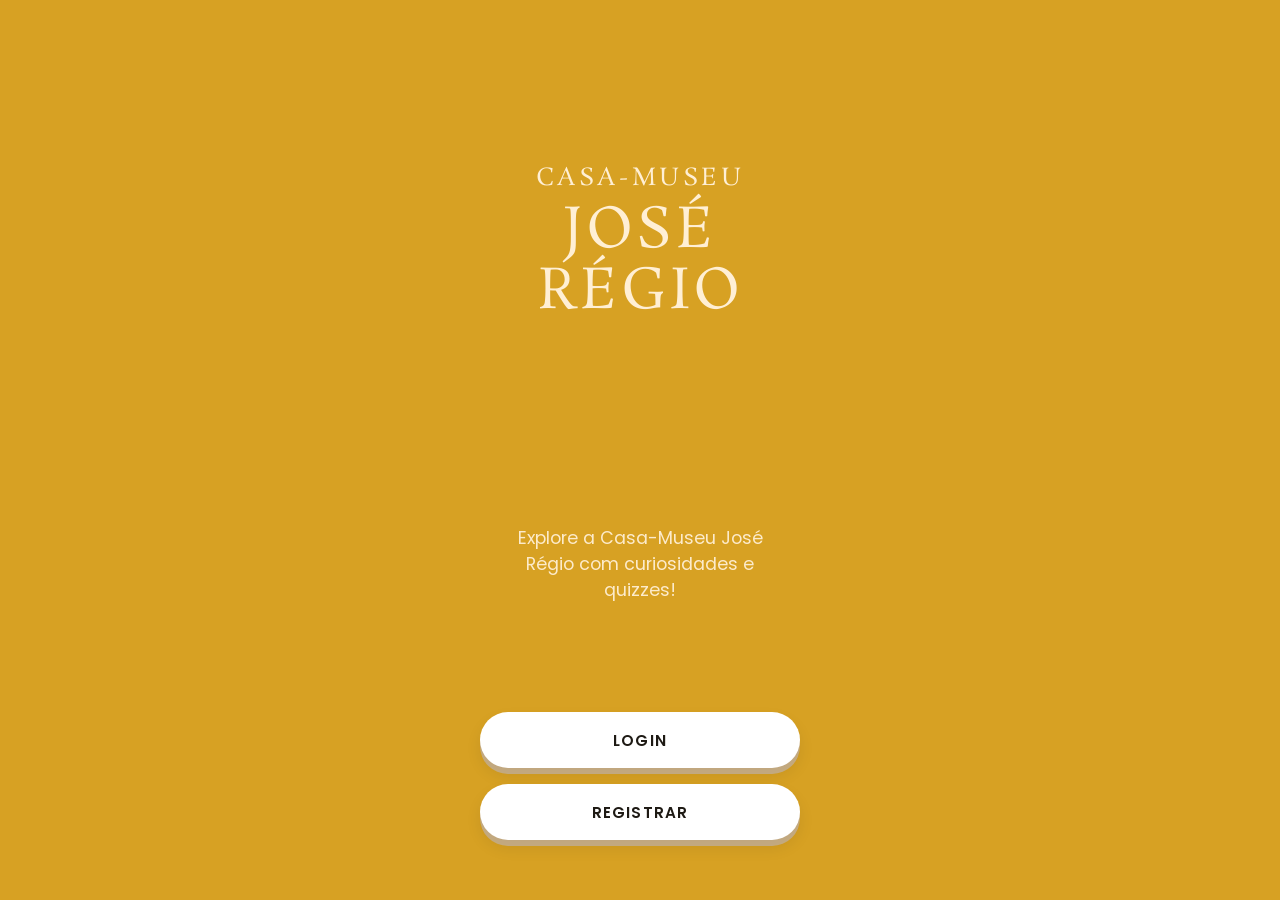
<file: index.html>
<!DOCTYPE html>
<html lang="pt">
<head>
    <meta charset="UTF-8">
    <meta name="viewport" content="width=device-width, initial-scale=1.0, maximum-scale=1.0, user-scalable=no">
    <title>Régio Quest - Casa-Museu José Régio</title>
    <!-- Link para as regras visuais externas -->
    <link rel="stylesheet" href="style.css">
</head>
<body>

    <div class="app-container">
        <!-- Parte Superior: Título -->
        <header class="header-section">
            <h1 class="title-brand" id="main-title">
                <span class="small-title">Casa-Museu</span>
                <span class="large-title">José<br>Régio</span>
            </h1>
        </header>

        <!-- Parte Central: Texto de apoio -->
        <main class="center-section">
            <p class="subtitle" id="onboarding-text">
                Explore a Casa-Museu José Régio com curiosidades e quizzes!
            </p>
        </main>

        <!-- Parte Inferior: Botões empilhados -->
        <footer class="footer-section">
            <div class="button-group">
                <!-- Botão LOGIN envolvido por uma tag de link a apontar para login.html -->
                <a href="login.html" class="btn btn-secondary" id="btn-login">
                    Login
                </a>
                
                <!-- Botão REGISTRAR -->
                <a href="registrar.html" class="btn btn-secondary" id="btn-registrar">
                    Registrar
                </a>
            </div>
        </footer>
    </div>

</body>
</html>
</file>
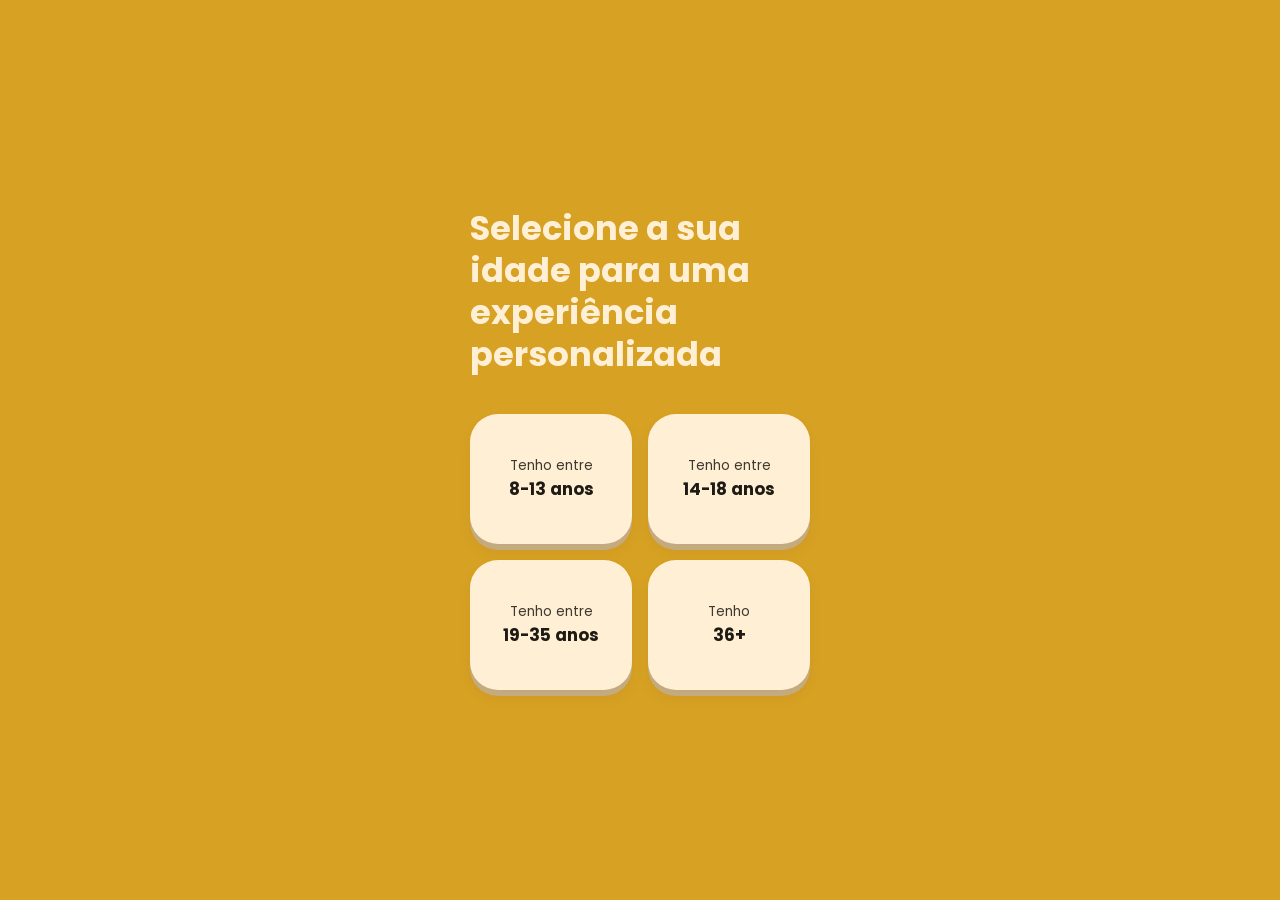
<file: experiencia.html>
<!DOCTYPE html>
<html lang="pt">
<head>
    <meta charset="UTF-8">
    <meta name="viewport" content="width=device-width, initial-scale=1.0, maximum-scale=1.0, user-scalable=no">
    <title>Personalizar Experiência - Régio Quest</title>
    <!-- Link para as regras visuais externas -->
    <link rel="stylesheet" href="style.css">
</head>
<body>

    <div class="app-container" style="justify-content: center;">
        <main class="center-section" style="width: 100%; flex: none; padding: 0;">
            <!-- Título Superior -->
            <h1 class="age-title" id="experience-title">
                Selecione a sua idade para uma experiência personalizada
            </h1>

            <!-- Grelha de Seleção de Idade -->
            <div class="age-grid">
                <!-- Opção 1 -->
                <a href="percurso.html" class="btn-grid-card" id="age-btn-1">
                    <span>Tenho entre</span>
                    <strong>8-13 anos</strong>
                </a>

                <!-- Opção 2 -->
                <a href="percurso.html" class="btn-grid-card" id="age-btn-2">
                    <span>Tenho entre</span>
                    <strong>14-18 anos</strong>
                </a>

                <!-- Opção 3 -->
                <a href="percurso.html" class="btn-grid-card" id="age-btn-3">
                    <span>Tenho entre</span>
                    <strong>19-35 anos</strong>
                </a>

                <!-- Opção 4 -->
                <a href="percurso.html" class="btn-grid-card" id="age-btn-4">
                    <span>Tenho</span>
                    <strong>36+</strong>
                </a>
            </div>
        </main>
    </div>

</body>
</html>
</file>
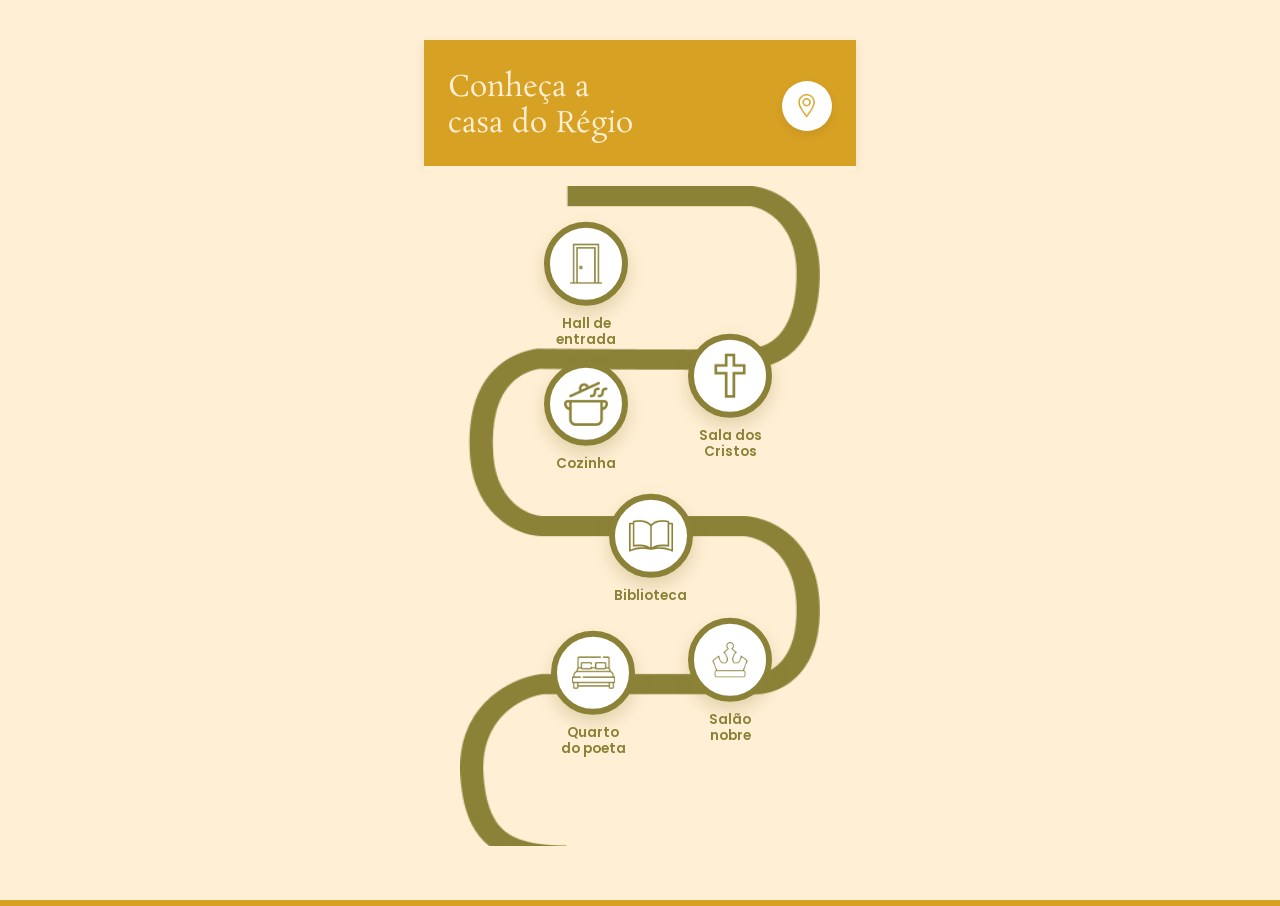
<file: jornada-completa.html>
<!DOCTYPE html>
<html lang="pt">
<head>
    <meta charset="UTF-8">
    <meta name="viewport" content="width=device-width, initial-scale=1.0">
    <title>Jornada Completa - Casa do Régio</title>
    <link rel="stylesheet" href="style.css">
    <style>
        /* Desativa o efeito de salto (hover) porque não são mais clicáveis */
        .map-node.active .node-circle {
            cursor: default;
        }
        .map-node.active .node-circle:hover {
            transform: none;
            box-shadow: 0 8px 16px rgba(139, 130, 55, 0.25);
        }
    </style>
</head>
<body class="jornada-page">

    <div class="app-container">
        <header class="jornada-header">
            <h1 class="title-brand-jornada">Conheça a<br>casa do Régio</h1>
            <a href="#" class="location-pin"><img src="Icones/pin.png" alt="Localização"></a>
        </header>

        <main class="map-view">
            <div class="map-container" style="background-image: url('Icones/caminho-oliva.png');">
                
                <div class="map-node active" style="top: 15%; left: 35%;">
                    <div class="node-circle"><img src="Icones/porta.png" alt="Hall de entrada"></div>
                    <span class="node-label">Hall de<br>entrada</span>
                </div>

                <div class="map-node active" style="top: 32%; left: 75%;">
                    <div class="node-circle"><img src="Icones/cruz-verde.png" alt="Sala dos Cristos"></div>
                    <span class="node-label">Sala dos<br>Cristos</span>
                </div>

                <div class="map-node active" style="top: 35%; left: 35%;">
                    <div class="node-circle"><img src="Icones/panela-oliva.png" alt="Cozinha"></div>
                    <span class="node-label">Cozinha</span>
                </div>

                <div class="map-node active" style="top: 55%; left: 53%;">
                    <div class="node-circle"><img src="Icones/livro-oliva.png" alt="Biblioteca"></div>
                    <span class="node-label">Biblioteca</span>
                </div>

                <div class="map-node active" style="top: 75%; left: 75%;">
                    <div class="node-circle"><img src="Icones/coroa-oliva.png" alt="Salão nobre"></div>
                    <span class="node-label">Salão<br>nobre</span>
                </div>

                <div class="map-node active" style="top: 77%; left: 37%;">
                    <div class="node-circle"><img src="Icones/cama-oliva.png" alt="Quarto do poeta"></div>
                    <span class="node-label">Quarto<br>do poeta</span>
                </div>

            </div>
        </main>
    </div>

</body>
</html>
</file>
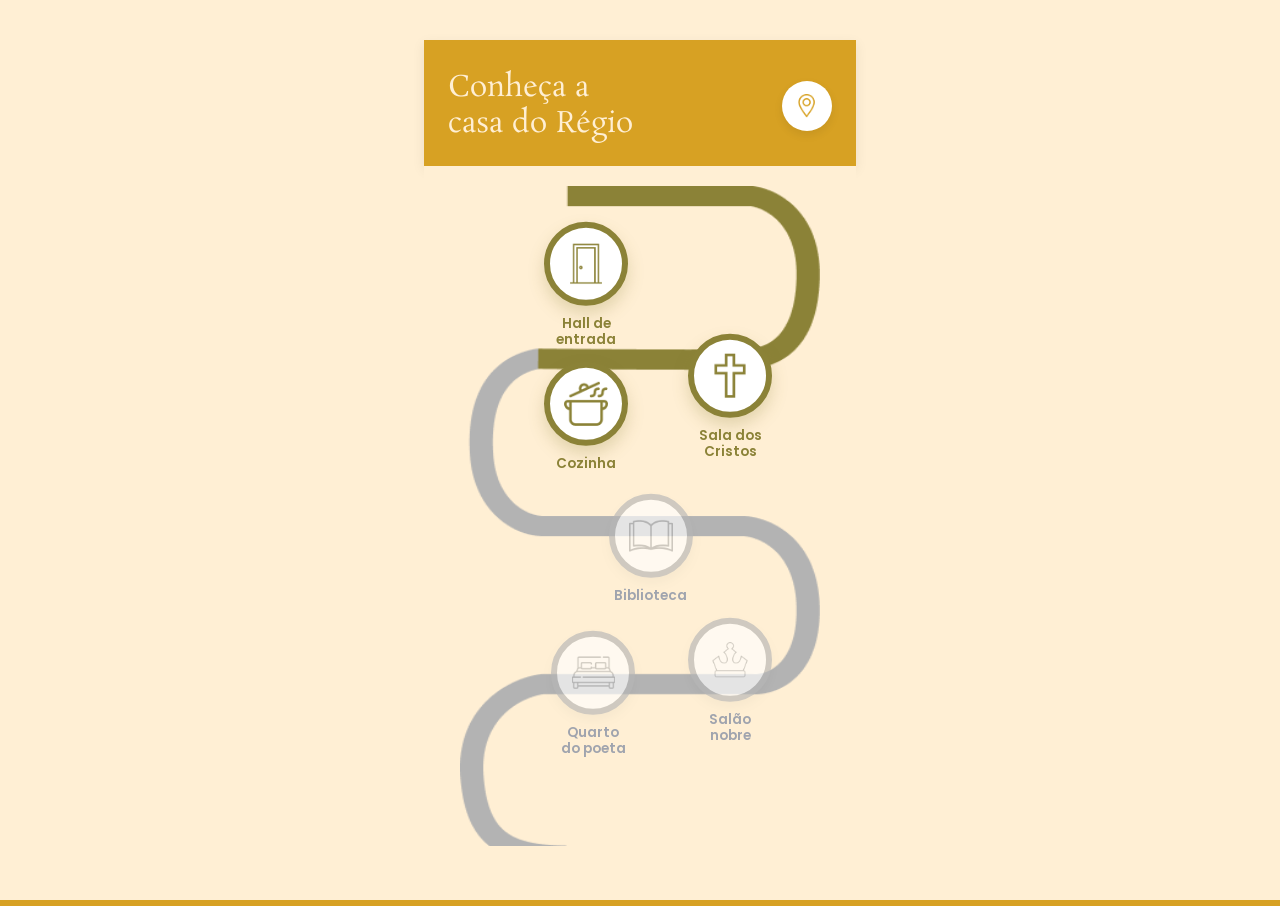
<file: jornada-cozinha.html>
<!DOCTYPE html>
<html lang="pt">
<head>
    <meta charset="UTF-8">
    <meta name="viewport" content="width=device-width, initial-scale=1.0">
    <title>Jornada - Cozinha</title>
    <link rel="stylesheet" href="style.css">
</head>
<body class="jornada-page">
    <div class="app-container">
        <header class="jornada-header">
            <h1 class="title-brand-jornada">Conheça a<br>casa do Régio</h1>
            <a href="#" class="location-pin"><img src="Icones/pin.png" alt="Localização"></a>
        </header>

        <main class="map-view">
            <div class="map-container" style="background-image: url('Icones/caminho-sala-cozinha.png');">
                
                <a href="ar.html" class="map-node active" style="top: 15%; left: 35%;">
                    <div class="node-circle"><img src="Icones/porta.png" alt="Hall de entrada"></div>
                    <span class="node-label">Hall de<br>entrada</span>
                </a>

                <a href="ar_cristos.html" class="map-node active" style="top: 32%; left: 75%;">
                    <div class="node-circle"><img src="Icones/cruz-verde.png" alt="Sala dos Cristos"></div>
                    <span class="node-label">Sala dos<br>Cristos</span>
                </a>

                <a href="ar_cozinha.html" class="map-node active" style="top: 35%; left: 35%;">
                    <div class="node-circle"><img src="Icones/panela-oliva.png" alt="Cozinha"></div>
                    <span class="node-label">Cozinha</span>
                </a>

                <div class="map-node disabled" style="top: 55%; left: 53%;">
                    <div class="node-circle"><img src="Icones/livro.png" alt="Biblioteca"></div>
                    <span class="node-label">Biblioteca</span>
                </div>
                <div class="map-node disabled" style="top: 75%; left: 75%;">
                    <div class="node-circle"><img src="Icones/coroa.png" alt="Salão nobre"></div>
                    <span class="node-label">Salão<br>nobre</span>
                </div>
                <div class="map-node disabled" style="top: 77%; left: 37%;">
                    <div class="node-circle"><img src="Icones/cama.png" alt="Quarto do poeta"></div>
                    <span class="node-label">Quarto<br>do poeta</span>
                </div>
            </div>
        </main>
    </div>
</body>
</html>
</file>
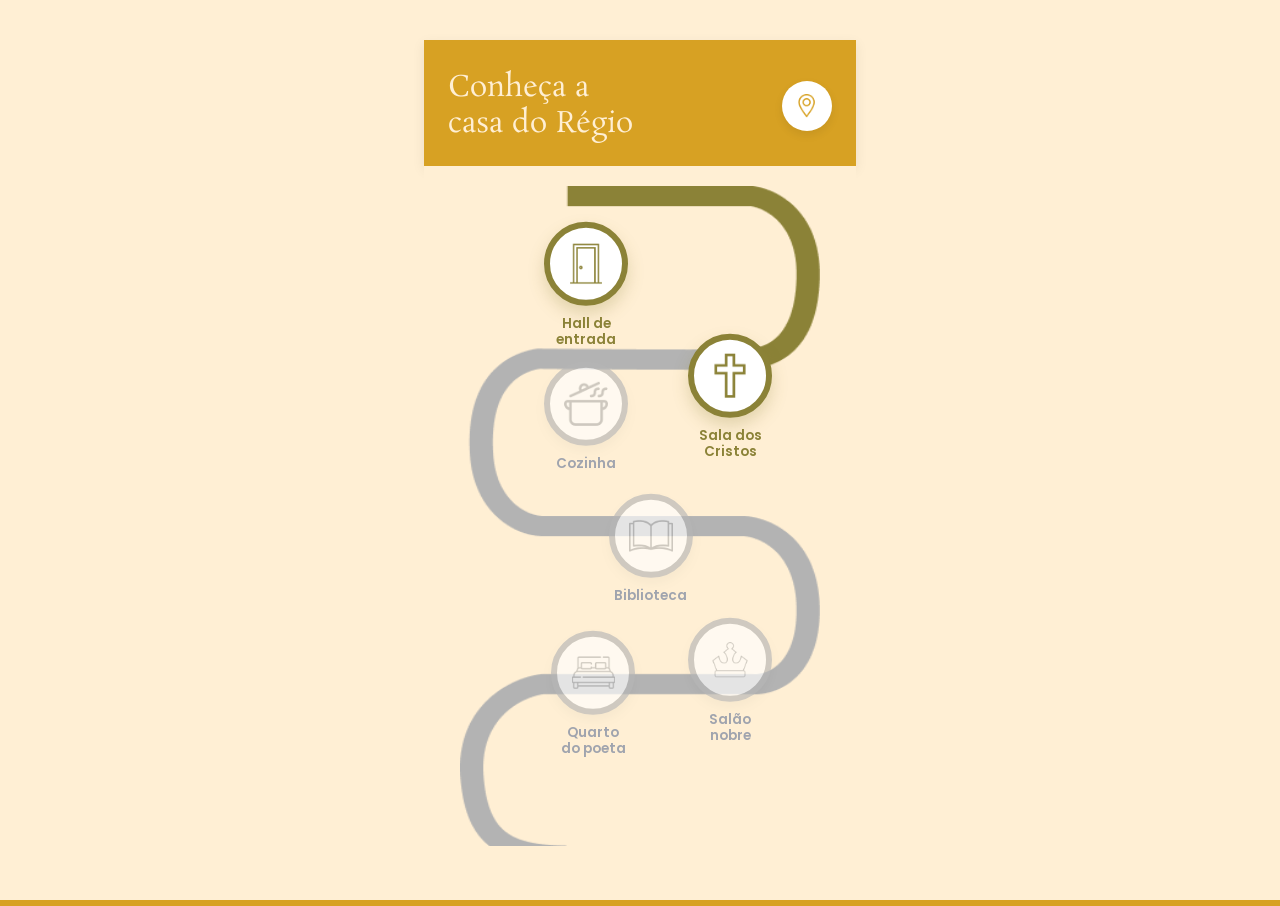
<file: jornada-cristos.html>
<!DOCTYPE html>
<html lang="pt">
<head>
    <meta charset="UTF-8">
    <meta name="viewport" content="width=device-width, initial-scale=1.0">
    <title>Jornada - Sala dos Cristos</title>
    <link rel="stylesheet" href="style.css">
</head>
<body class="jornada-page">
    <div class="app-container">
        <header class="jornada-header">
            <h1 class="title-brand-jornada">Conheça a<br>casa do Régio</h1>
            <a href="#" class="location-pin"><img src="Icones/pin.png" alt="Localização"></a>
        </header>

        <main class="map-view">
            <div class="map-container" style="background-image: url('Icones/caminho-hall-sala.png');">
                
                <a href="ar.html" class="map-node active" style="top: 15%; left: 35%;">
                    <div class="node-circle"><img src="Icones/porta.png" alt="Hall de entrada"></div>
                    <span class="node-label">Hall de<br>entrada</span>
                </a>

                <a href="ar_cristos.html" class="map-node active" style="top: 32%; left: 75%;">
                    <div class="node-circle"><img src="Icones/cruz-verde.png" alt="Sala dos Cristos"></div>
                    <span class="node-label">Sala dos<br>Cristos</span>
                </a>

                <div class="map-node disabled" style="top: 35%; left: 35%;">
                    <div class="node-circle"><img src="Icones/panela.png" alt="Cozinha"></div>
                    <span class="node-label">Cozinha</span>
                </div>

                <div class="map-node disabled" style="top: 55%; left: 53%;">
                    <div class="node-circle"><img src="Icones/livro.png" alt="Biblioteca"></div>
                    <span class="node-label">Biblioteca</span>
                </div>
                <div class="map-node disabled" style="top: 75%; left: 75%;">
                    <div class="node-circle"><img src="Icones/coroa.png" alt="Salão nobre"></div>
                    <span class="node-label">Salão<br>nobre</span>
                </div>
                <div class="map-node disabled" style="top: 77%; left: 37%;">
                    <div class="node-circle"><img src="Icones/cama.png" alt="Quarto do poeta"></div>
                    <span class="node-label">Quarto<br>do poeta</span>
                </div>
            </div>
        </main>
    </div>
</body>
</html>
</file>
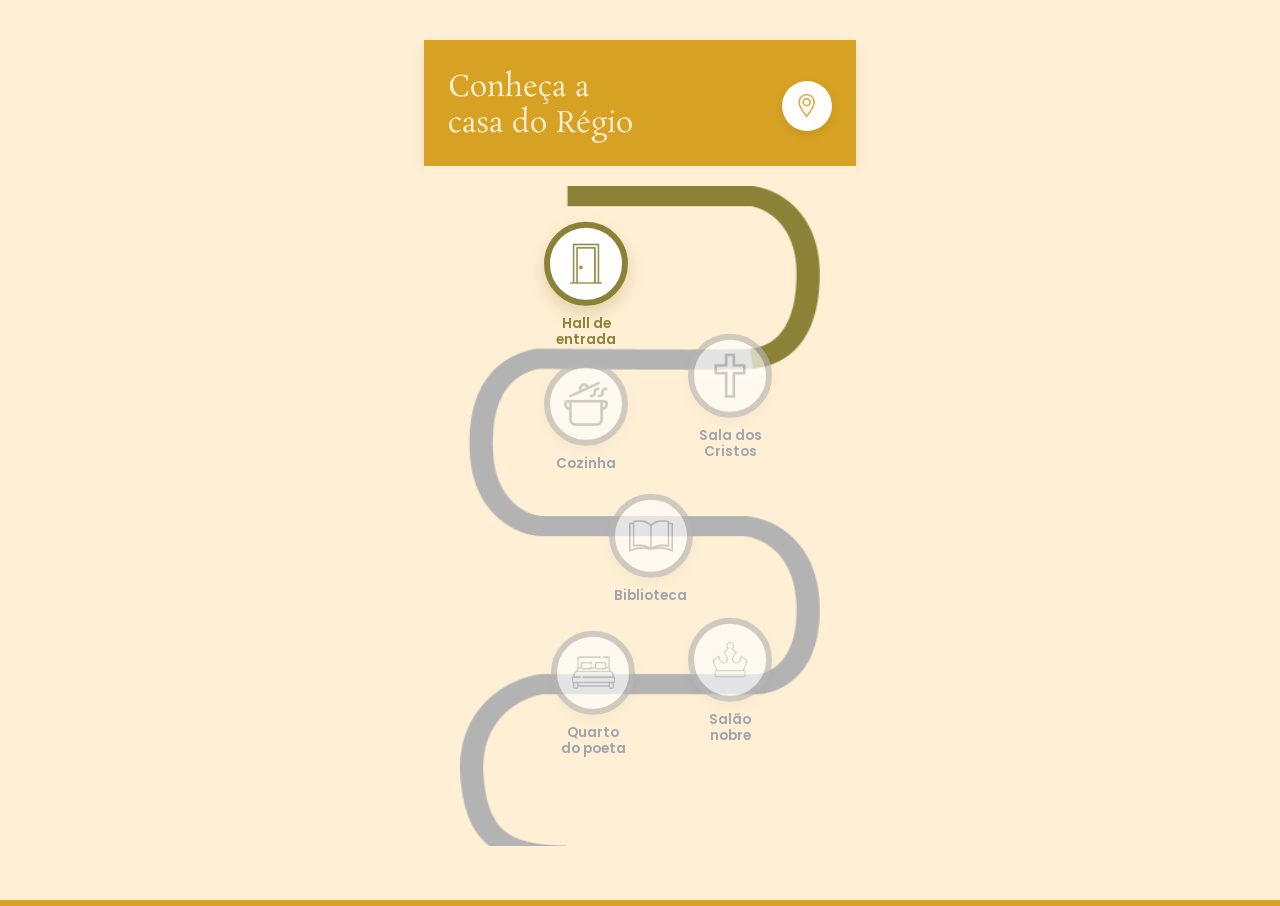
<file: jornada.html>
<!DOCTYPE html>
<html lang="pt">
<head>
    <meta charset="UTF-8">
    <meta name="viewport" content="width=device-width, initial-scale=1.0">
    <title>Jornada - Casa do Régio</title>
    <link rel="stylesheet" href="style.css">
</head>
<body class="jornada-page">

    <div class="app-container">
        
        <header class="jornada-header">
            <h1 class="title-brand-jornada">
                Conheça a<br>casa do Régio
            </h1>
            <a href="#" class="location-pin">
                <img src="Icones/pin.png" alt="Localização">
            </a>
        </header>

        <main class="map-view">
            <div class="map-container" style="background-image: url('Icones/caminho-hall-sala.png');">
                
                <a href="ar.html" class="map-node active" style="top: 15%; left: 35%;">
                    <div class="node-circle">
                        <img src="Icones/porta.png" alt="Hall de entrada">
                    </div>
                    <span class="node-label">Hall de<br>entrada</span>
                </a>

                <div class="map-node disabled" style="top: 32%; left: 75%;">
                    <div class="node-circle">
                        <img src="Icones/cruz.png" alt="Sala dos Cristos">
                    </div>
                    <span class="node-label">Sala dos<br>Cristos</span>
                </div>

                <div class="map-node disabled" style="top: 35%; left: 35%;">
                    <div class="node-circle">
                        <img src="Icones/panela.png" alt="Cozinha">
                    </div>
                    <span class="node-label">Cozinha</span>
                </div>

                <div class="map-node disabled" style="top: 55%; left: 53%;">
                    <div class="node-circle">
                        <img src="Icones/livro.png" alt="Biblioteca">
                    </div>
                    <span class="node-label">Biblioteca</span>
                </div>

                <div class="map-node disabled" style="top: 75%; left: 75%;">
                    <div class="node-circle">
                        <img src="Icones/coroa.png" alt="Salão nobre">
                    </div>
                    <span class="node-label">Salão<br>nobre</span>
                </div>

                <div class="map-node disabled" style="top: 77%; left: 37%;">
                    <div class="node-circle">
                        <img src="Icones/cama.png" alt="Quarto do poeta">
                    </div>
                    <span class="node-label">Quarto<br>do poeta</span>
                </div>

            </div>
        </main>

    </div>

</body>
</html>
</file>
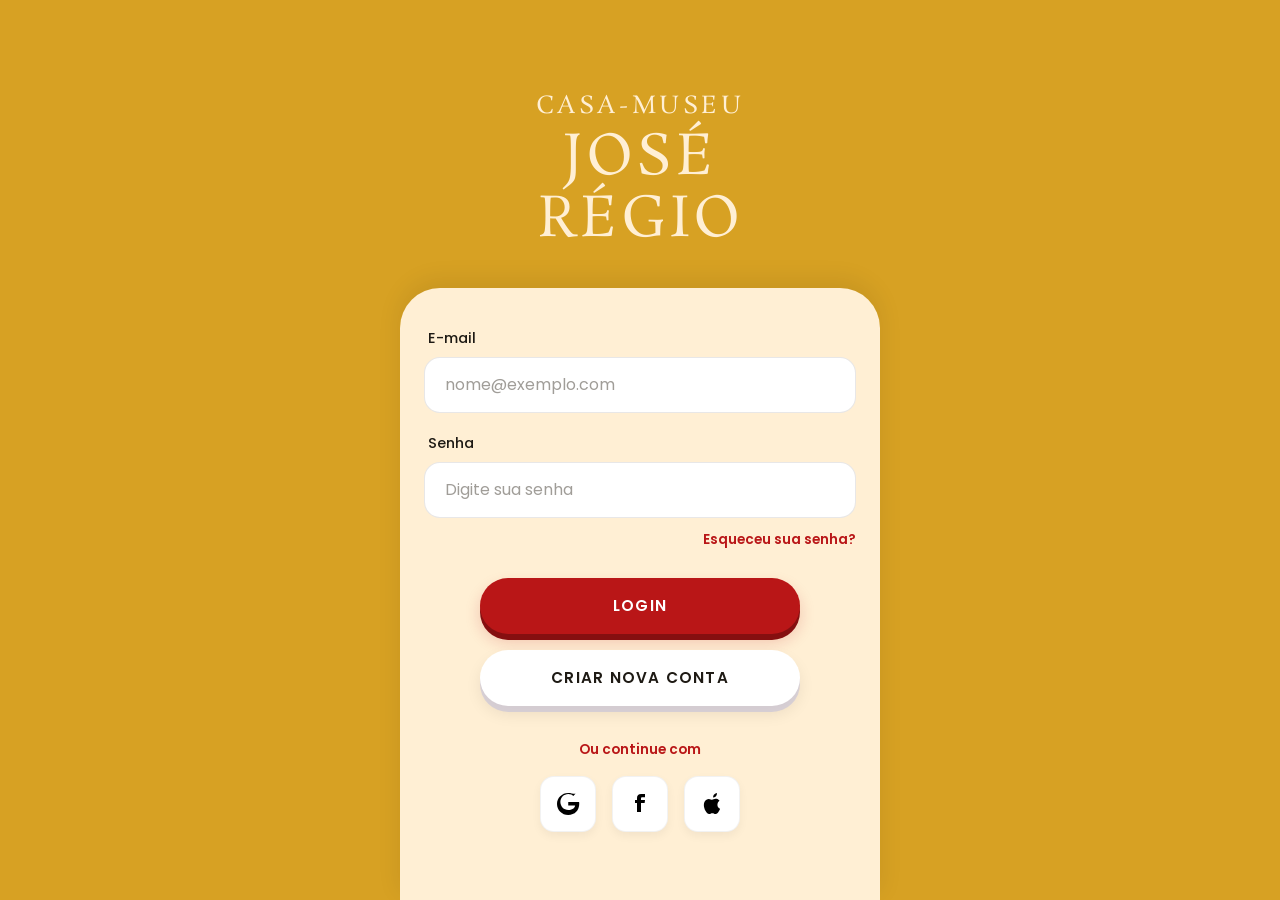
<file: login.html>
<!DOCTYPE html>
<html lang="pt">
<head>
    <meta charset="UTF-8">
    <meta name="viewport" content="width=device-width, initial-scale=1.0, maximum-scale=1.0, user-scalable=no">
    <title>Login - Régio Quest</title>
    <!-- Link para as regras visuais externas -->
    <link rel="stylesheet" href="style.css">
</head>
<body>

    <div class="app-container card-layout">
        <!-- Parte Superior: Título -->
        <header class="header-section">
            <h1 class="title-brand">
                <span class="small-title">Casa-Museu</span>
                <span class="large-title">José<br>Régio</span>
            </h1>
        </header>

        <!-- Cartão creme inferior -->
        <main class="bottom-card">
            <!-- Campo de E-mail -->
            <div class="form-group">
                <label for="email" class="form-label">E-mail</label>
                <input type="email" id="email" placeholder="nome@exemplo.com" class="form-input" required>
            </div>

            <!-- Campo de Senha -->
            <div class="form-group">
                <label for="senha" class="form-label">Senha</label>
                <input type="password" id="senha" placeholder="Digite sua senha" class="form-input" required>
            </div>

            <!-- Esqueceu sua senha? -->
            <div class="forgot-password-container">
                <a href="#" class="forgot-password-link">Esqueceu sua senha?</a>
            </div>

            <!-- Botões de Ação -->
            <div class="button-group" style="margin: 10px auto 0 auto;">
                <!-- Botão de Destaque Vermelho apontando para a página seguinte -->
                <a href="experiencia.html" class="btn btn-highlight" id="btn-login-submit">
                    Login
                </a>
                
                <!-- Botão Secundário Branco para criar nova conta -->
                <a href="registrar.html" class="btn btn-secondary" id="btn-signup">
                    Criar nova conta
                </a>
            </div>

            <!-- Divisor Social -->
            <div class="social-section">
                <span class="social-title">Ou continue com</span>
                <div class="social-buttons">
                    <!-- Google -->
                    <button class="btn-social" aria-label="Entrar com Google">
                        <svg viewBox="0 0 24 24" fill="currentColor">
                            <path d="M12.24 10.285V13.4h6.887c-.275 1.565-1.88 4.604-6.887 4.604-4.33 0-7.866-3.577-7.866-8s3.536-8 7.866-8c2.46 0 4.105 1.025 5.047 1.926l2.427-2.334C17.955 2.192 15.34 1 12.24 1 5.92 1 1 5.92 1 12s4.92 11 11.24 11c6.6 0 11-4.65 11-11.2 0-.756-.08-1.33-.18-1.815H12.24z"/>
                        </svg>
                    </button>
                    <!-- Facebook -->
                    <button class="btn-social" aria-label="Entrar com Facebook">
                        <svg viewBox="0 0 24 24" fill="currentColor">
                            <path d="M9 8H7v3h2v9h4v-9h3.625L17 8h-4V6.5c0-.9.5-1.3 1.25-1.3H17V2h-3.875C10.5 2 9 3.5 9 5.875V8z"/>
                        </svg>
                    </button>
                    <!-- Apple -->
                    <button class="btn-social" aria-label="Entrar com Apple">
                        <svg viewBox="0 0 24 24" fill="currentColor">
                            <path d="M18.71 19.5c-.83 1.24-1.71 2.45-3.05 2.47-1.34.03-1.77-.79-3.29-.79-1.53 0-2 .77-3.27.82-1.31.05-2.3-1.32-3.14-2.53C4.25 17 2.94 12.45 4.7 9.39c.87-1.52 2.43-2.48 4.12-2.51 1.28-.02 2.5.87 3.29.87.78 0 2.26-1.07 3.81-.91.65.03 2.47.26 3.64 1.98-.09.06-2.17 1.28-2.15 3.81.03 3.02 2.65 4.03 2.68 4.04-.03.07-.42 1.44-1.38 2.83M15.97 4.17c.66-.81 1.11-1.93.99-3.06-.96.04-2.13.64-2.82 1.45-.6.69-1.12 1.83-.98 2.94.1.08 1.15.12 2.81-1.33z"/>
                        </svg>
                    </button>
                </div>
            </div>
        </main>
    </div>

</body>
</html>
</file>
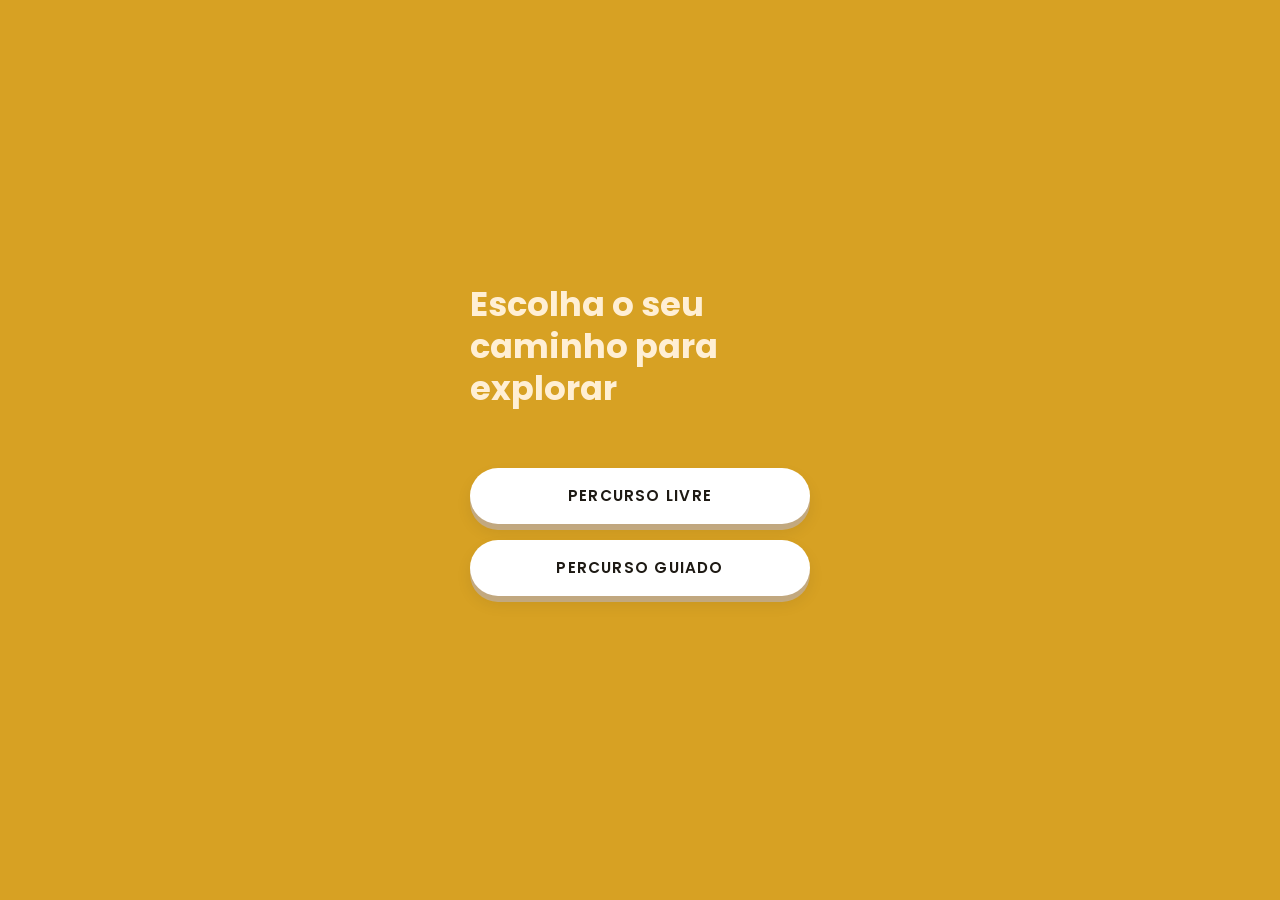
<file: percurso.html>
<!DOCTYPE html>
<html lang="pt">
<head>
    <meta charset="UTF-8">
    <meta name="viewport" content="width=device-width, initial-scale=1.0, maximum-scale=1.0, user-scalable=no">
    <title>Escolher Percurso - Régio Quest</title>
    <!-- Link para as regras visuais externas -->
    <link rel="stylesheet" href="style.css">
</head>
<body>

    <div class="app-container" style="justify-content: center;">
        <main class="center-section" style="width: 100%; flex: none; padding: 0;">
            <!-- Título Superior -->
            <h1 class="selection-title" id="percurso-title">
                Escolha o seu caminho para explorar
            </h1>

            <!-- Grupo de Botões Centrados e Empilhados -->
            <div class="button-group" style="margin-top: 20px; max-width: 340px;">
                <!-- Botão Percurso Livre -->
                <a href="#" class="btn btn-secondary" id="btn-percurso-livre">
                    Percurso livre
                </a>
                
                <!-- Botão Percurso Guiado (aponta para jornada.html) -->
                <a href="jornada.html" class="btn btn-secondary" id="btn-percurso-guiado">
                    Percurso guiado
                </a>
            </div>
        </main>
    </div>

</body>
</html>
</file>
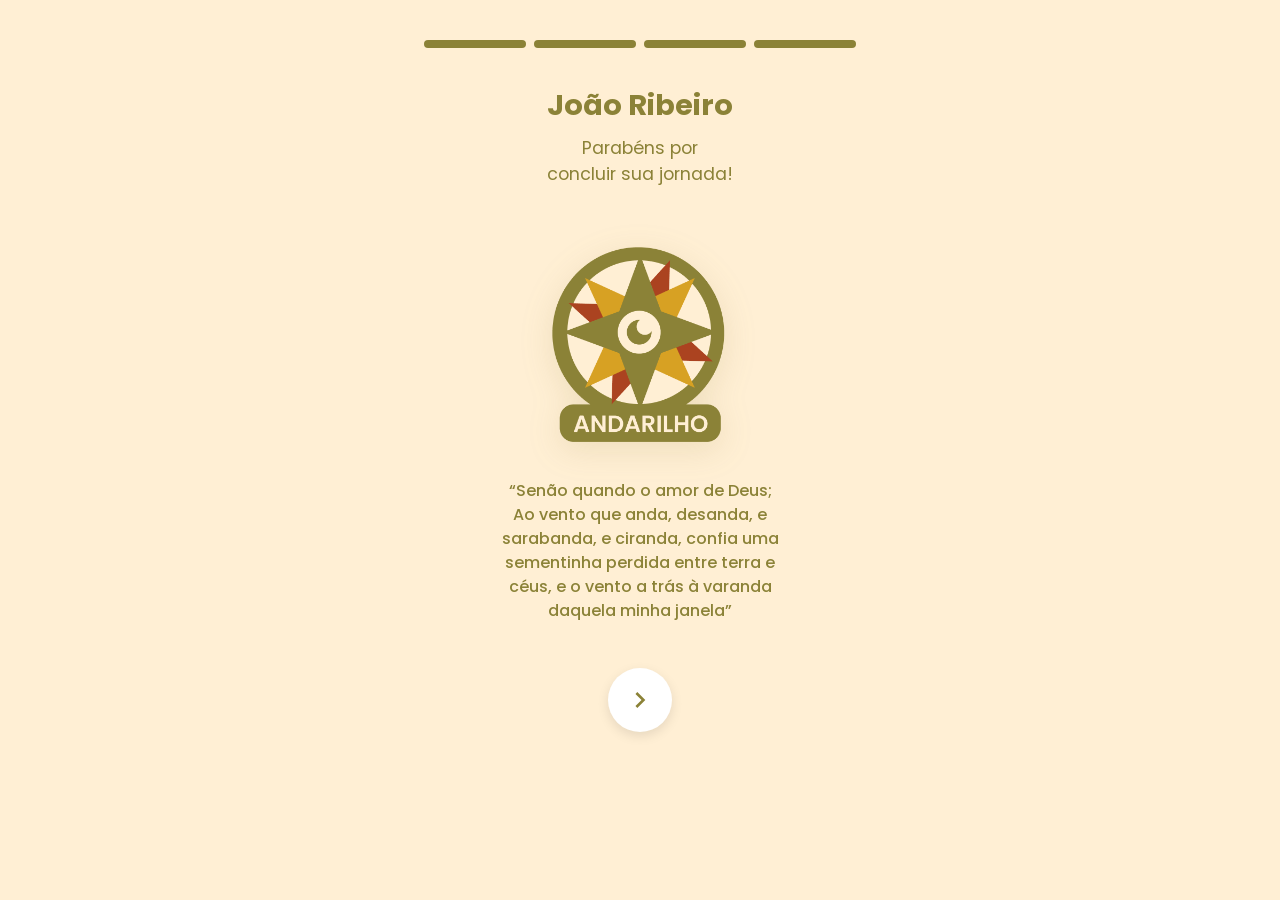
<file: revelacao.html>
<!DOCTYPE html>
<html lang="pt">
<head>
    <meta charset="UTF-8">
    <meta name="viewport" content="width=device-width, initial-scale=1.0">
    <title>Revelação - Régio Quest</title>
    <link rel="stylesheet" href="style.css">
    <style>
        body.revelacao-page {
            background-color: var(--bg-card); /* Bege Claro (#FFEFD4) */
            color: var(--olive-green); /* Verde Oliva (#8B8237) */
            margin: 0;
            overflow-x: hidden;
        }
        
        .revelacao-container {
            display: flex;
            flex-direction: column;
            align-items: center;
            justify-content: flex-start;
            padding: 40px 24px;
            text-align: center;
            min-height: 100vh;
            max-width: 480px;
            margin: 0 auto;
        }

        /* Barra de Progresso (Verde Oliva) */
        .rev-progress {
            display: flex;
            gap: 8px;
            width: 100%;
            margin-bottom: 4vh;
        }
        .rev-progress-seg {
            flex: 1;
            height: 8px;
            border-radius: 9999px;
            background-color: var(--olive-green);
        }

        /* Textos */
        .rev-title {
            font-family: var(--font-sans);
            font-size: 1.8rem;
            font-weight: 700;
            margin-bottom: 8px;
            color: var(--olive-green);
        }
        .rev-subtitle {
            font-family: var(--font-sans);
            font-size: 1.1rem;
            font-weight: 400;
            margin-bottom: 4vh;
            color: var(--olive-green);
        }

        /* Selo Andarilho */
        .rev-badge {
            width: 220px;
            height: auto;
            margin-bottom: 4vh;
            filter: drop-shadow(0 8px 16px rgba(139, 130, 55, 0.15));
        }

        /* Citação */
        .rev-quote {
            font-family: var(--font-sans);
            font-size: 1rem;
            line-height: 1.5;
            font-weight: 500;
            margin-bottom: 5vh;
            padding: 0 10px;
            color: var(--olive-green);
        }

        /* Botão Redondo Seta */
        .btn-next-circle {
            background-color: var(--white);
            border: none;
            border-radius: 50%;
            width: 64px;
            height: 64px;
            display: flex;
            align-items: center;
            justify-content: center;
            box-shadow: 0 4px 12px rgba(0,0,0,0.1);
            cursor: pointer;
            text-decoration: none;
            transition: transform 0.2s;
        }
        .btn-next-circle:active { transform: scale(0.95); }
        .btn-next-circle svg {
            width: 32px;
            height: 32px;
            fill: var(--olive-green);
        }
    </style>
</head>
<body class="revelacao-page">
    <div class="revelacao-container">
        
        <div class="rev-progress">
            <div class="rev-progress-seg"></div>
            <div class="rev-progress-seg"></div>
            <div class="rev-progress-seg"></div>
            <div class="rev-progress-seg"></div>
        </div>

        <h1 class="rev-title" id="nome-jogador">João Ribeiro</h1>
        <p class="rev-subtitle">Parabéns por<br>concluir sua jornada!</p>

        <img src="Icones/andarilho.png" alt="Selo Andarilho" class="rev-badge">

        <p class="rev-quote">
            “Senão quando o amor de Deus;<br>
            Ao vento que anda, desanda, e<br>
            sarabanda, e ciranda, confia uma<br>
            sementinha perdida entre terra e<br>
            céus, e o vento a trás à varanda<br>
            daquela minha janela”
        </p>

        <a href="jornada-completa.html" class="btn-next-circle">
            <svg viewBox="0 0 24 24"><path d="M8.59 16.59L13.17 12 8.59 7.41 10 6l6 6-6 6-1.41-1.41z"/></svg>
        </a>

    </div>
</body>
</html>
</file>
<file: style.css>
/* ==========================================================================
   DESIGN SYSTEM - RÉGIO QUEST (Casa-Museu José Régio)
   ========================================================================== */

/* 1. TIPOGRAFIA (FONTES LOCAIS) */
@font-face {
  font-family: 'Rosarivo';
  src: url('Tipografia/Rosarivo/Rosarivo-Regular.ttf') format('truetype');
  font-weight: 400;
  font-style: normal;
}

@font-face {
  font-family: 'Rosarivo';
  src: url('Tipografia/Rosarivo/Rosarivo-Italic.ttf') format('truetype');
  font-weight: 400;
  font-style: italic;
}

@font-face {
  font-family: 'Poppins';
  src: url('Tipografia/Poppins/Poppins-Regular.ttf') format('truetype');
  font-weight: 400;
  font-style: normal;
}

@font-face {
  font-family: 'Poppins';
  src: url('Tipografia/Poppins/Poppins-Medium.ttf') format('truetype');
  font-weight: 500;
  font-style: normal;
}

@font-face {
  font-family: 'Poppins';
  src: url('Tipografia/Poppins/Poppins-SemiBold.ttf') format('truetype');
  font-weight: 600;
  font-style: normal;
}

@font-face {
  font-family: 'Poppins';
  src: url('Tipografia/Poppins/Poppins-Bold.ttf') format('truetype');
  font-weight: 700;
  font-style: normal;
}

/* 2. VARIÁVEIS DE DESIGN (DESIGN TOKENS) */
:root {
  /* Cores */
  --bg-primary: #D7A123;      /* Amarelo ocre */
  --text-light: #FFEFD4;      /* Bege Claro */
  --btn-highlight: #B91617;   /* Vermelho */
  --olive-green: #8B8237;     /* Verde oliva */
  
  --white: #FFFFFF;
  --bg-card: #FFEFD4;         /* Bege Claro */
  --text-dark: #1E1A14;       /* Tom escuro para leitura */
  --btn-secondary-bg: #FFFFFF;
  --btn-secondary-shadow: rgba(186, 185, 222, 0.5); /* Sombra 3D suave dos botões */

  /* Tipografia */
  --font-serif: 'Rosarivo', Georgia, serif;
  --font-sans: 'Poppins', Helvetica, Arial, sans-serif;

  /* Espaçamentos e Bordas */
  --radius-pill: 9999px;
  --radius-card: 40px;
  --transition-default: all 0.3s cubic-bezier(0.4, 0, 0.2, 1);
}

/* 3. RESET & ESTRUTURA GERAL */
* {
  margin: 0;
  padding: 0;
  box-sizing: border-box;
}

html, body {
  width: 100%;
  height: 100%;
  font-family: var(--font-sans);
  background-color: var(--bg-primary);
  color: var(--text-light);
  overflow-x: hidden;
  -webkit-font-smoothing: antialiased;
  -moz-osx-font-smoothing: grayscale;
}

/* Container de Aplicação Móvel (Mobile-first viewport limits) */
.app-container {
  display: flex;
  flex-direction: column;
  justify-content: space-between;
  align-items: center;
  width: 100%;
  max-width: 480px; /* Largura típica de ecrã móvel */
  min-height: 100vh;
  min-height: 100dvh; /* Altura dinâmica do viewport em mobile */
  margin: 0 auto;
  padding: 40px 24px;
  text-align: center;
  position: relative;
}

/* 4. TIPOGRAFIA */
.title-brand {
  font-family: var(--font-serif);
  font-weight: 400;
  text-transform: uppercase;
  color: var(--text-light);
  line-height: 1.1;
  margin-top: 4vh;
}

.title-brand .small-title {
  display: block;
  font-size: 1.5rem;
  letter-spacing: 0.15em;
  margin-bottom: 8px;
}

.title-brand .large-title {
  display: block;
  font-size: 3.5rem;
  letter-spacing: 0.05em;
  font-weight: 500;
}

.subtitle {
  font-family: var(--font-sans);
  font-size: 1.1rem;
  font-weight: 400;
  color: var(--text-light);
  line-height: 1.5;
  max-width: 290px;
  margin: 0 auto;
  opacity: 0.95;
}

/* 5. BOTÕES (FORMATO PÍLULA/OVAL COM EFEITO 3D) */
.button-group {
  display: flex;
  flex-direction: column;
  gap: 16px;
  width: 100%;
  max-width: 320px;
  margin: 0 auto 2vh auto;
}

.btn {
  display: flex;
  align-items: center;
  justify-content: center;
  width: 100%;
  height: 56px;
  border-radius: var(--radius-pill);
  font-family: var(--font-sans);
  font-size: 0.95rem;
  font-weight: 600;
  letter-spacing: 0.08em;
  text-transform: uppercase;
  text-decoration: none;
  border: none;
  cursor: pointer;
  outline: none;
  transition: var(--transition-default);
  user-select: none;
}

/* Botão Secundário (Padrão no ecrã de onboarding) */
.btn-secondary {
  background-color: var(--btn-secondary-bg);
  color: var(--text-dark);
  box-shadow: 0 6px 0 var(--btn-secondary-shadow), 0 8px 16px rgba(0, 0, 0, 0.08);
  transform: translateY(-2px);
}

.btn-secondary:hover {
  background-color: var(--text-light);
  transform: translateY(-1px);
  box-shadow: 0 5px 0 var(--btn-secondary-shadow), 0 6px 12px rgba(0, 0, 0, 0.08);
}

.btn-secondary:active {
  transform: translateY(2px);
  box-shadow: 0 2px 0 var(--btn-secondary-shadow), 0 2px 4px rgba(0, 0, 0, 0.05);
}

/* Botão de Destaque (Vermelho) */
.btn-highlight {
  background-color: var(--btn-highlight);
  color: var(--white);
  box-shadow: 0 6px 0 #850F10, 0 8px 16px rgba(185, 22, 23, 0.2);
  transform: translateY(-2px);
}

.btn-highlight:hover {
  background-color: #A01213;
  transform: translateY(-1px);
  box-shadow: 0 5px 0 #850F10, 0 6px 12px rgba(185, 22, 23, 0.2);
}

.btn-highlight:active {
  transform: translateY(2px);
  box-shadow: 0 2px 0 #850F10, 0 2px 4px rgba(185, 22, 23, 0.1);
}

/* Utilitários de Layout */
.header-section {
  display: flex;
  flex-direction: column;
  justify-content: center;
  align-items: center;
  flex: 1;
}

.center-section {
  display: flex;
  flex-direction: column;
  justify-content: center;
  align-items: center;
  flex: 1;
  padding: 20px 0;
}

.footer-section {
  display: flex;
  flex-direction: column;
  justify-content: flex-end;
  align-items: center;
  width: 100%;
}

/* Layout de Card Inferior (Onboarding / Login) */
.app-container.card-layout {
  padding: 40px 0 0 0;
  justify-content: flex-start;
}

.app-container.card-layout .header-section {
  flex: none;
  margin-top: 2vh;
  margin-bottom: 4vh;
  padding: 0 24px;
}

.bottom-card {
  width: 100%;
  background-color: var(--bg-card);
  border-radius: var(--radius-card) var(--radius-card) 0 0;
  padding: 40px 24px 32px 24px;
  display: flex;
  flex-direction: column;
  gap: 20px;
  flex-grow: 1;
  box-shadow: 0 -8px 24px rgba(0, 0, 0, 0.08);
}

/* Campos de Formulário */
.form-group {
  width: 100%;
  display: flex;
  flex-direction: column;
  gap: 8px;
  text-align: left;
}

.form-label {
  font-family: var(--font-sans);
  font-size: 0.9rem;
  font-weight: 500;
  color: var(--text-dark);
  padding-left: 4px;
}

.form-input {
  width: 100%;
  height: 56px;
  border-radius: 16px;
  border: 1px solid rgba(30, 26, 20, 0.1);
  background-color: var(--white);
  padding: 0 20px;
  font-family: var(--font-sans);
  font-size: 1rem;
  color: var(--text-dark);
  outline: none;
  transition: var(--transition-default);
}

.form-input::placeholder {
  color: #A09D98;
}

.form-input:focus {
  border-color: var(--btn-highlight);
  box-shadow: 0 0 0 3px rgba(185, 22, 23, 0.15);
}

/* Links & Auxiliares no Card */
.forgot-password-container {
  display: flex;
  justify-content: flex-end;
  width: 100%;
  margin-top: -8px;
}

.forgot-password-link {
  font-family: var(--font-sans);
  font-size: 0.85rem;
  font-weight: 600;
  color: var(--btn-highlight);
  text-decoration: none;
  transition: var(--transition-default);
}

.forgot-password-link:hover {
  text-decoration: underline;
  opacity: 0.9;
}

/* Secção Social Login */
.social-section {
  display: flex;
  flex-direction: column;
  align-items: center;
  gap: 16px;
  margin-top: 12px;
}

.social-title {
  font-family: var(--font-sans);
  font-size: 0.85rem;
  font-weight: 600;
  color: var(--btn-highlight);
  text-transform: none;
}

.social-buttons {
  display: flex;
  justify-content: center;
  gap: 16px;
  width: 100%;
}

.btn-social {
  display: flex;
  align-items: center;
  justify-content: center;
  width: 56px;
  height: 56px;
  border-radius: 14px;
  background-color: var(--white);
  border: 1px solid rgba(0, 0, 0, 0.05);
  box-shadow: 0 4px 10px rgba(0, 0, 0, 0.05);
  cursor: pointer;
  transition: var(--transition-default);
}

.btn-social:hover {
  transform: translateY(-2px);
  box-shadow: 0 6px 14px rgba(0, 0, 0, 0.1);
  border-color: rgba(30, 26, 20, 0.1);
}

.btn-social:active {
  transform: translateY(1px);
  box-shadow: 0 2px 4px rgba(0, 0, 0, 0.05);
}

.btn-social svg {
  width: 24px;
  height: 24px;
}

/* Grelha de Idades (Experiência) */
.age-title,
.selection-title {
  font-family: var(--font-sans);
  font-size: 2.1rem;
  font-weight: 700;
  color: var(--text-light);
  line-height: 1.25;
  margin: 0 auto 40px auto;
  text-align: left;
  max-width: 340px;
}

.age-grid {
  display: grid;
  grid-template-columns: repeat(2, 1fr);
  gap: 16px;
  width: 100%;
  max-width: 340px;
  margin: 0 auto;
}

.btn-grid-card {
  display: flex;
  flex-direction: column;
  align-items: center;
  justify-content: center;
  height: 130px;
  background-color: var(--bg-card); /* Bege Claro (#FFEFD4) */
  color: var(--text-dark);
  border-radius: 28px;
  text-decoration: none;
  font-family: var(--font-sans);
  font-size: 0.95rem;
  font-weight: 500;
  padding: 16px;
  text-align: center;
  box-shadow: 0 6px 0 var(--btn-secondary-shadow), 0 8px 16px rgba(0, 0, 0, 0.05);
  transform: translateY(-2px);
  transition: var(--transition-default);
  line-height: 1.3;
}

.btn-grid-card span {
  display: block;
  font-size: 0.85rem;
  opacity: 0.85;
  margin-bottom: 4px;
  font-weight: 400;
}

.btn-grid-card strong {
  display: block;
  font-size: 1.05rem;
  font-weight: 700;
  color: var(--text-dark);
}

.btn-grid-card:hover {
  background-color: var(--white);
  transform: translateY(-1px);
  box-shadow: 0 5px 0 var(--btn-secondary-shadow), 0 6px 12px rgba(0, 0, 0, 0.08);
}

.btn-grid-card:active {
  transform: translateY(2px);
  box-shadow: 0 2px 0 var(--btn-secondary-shadow), 0 2px 4px rgba(0, 0, 0, 0.05);
}

/* Ecrã de Jornada (Mapa/Home) */
body.jornada-page {
  background-color: var(--bg-card); /* Bege Claro (#FFEFD4) */
  color: var(--text-dark);
}

.jornada-header {
  width: 100%;
  max-width: 480px;
  background-color: var(--bg-primary); /* Amarelo ocre */
  padding: 30px 24px 24px 24px;
  display: flex;
  justify-content: space-between;
  align-items: center;
  position: relative;
  box-shadow: 0 4px 12px rgba(0, 0, 0, 0.08);
  margin: 0 auto;
}

.jornada-header .title-brand-jornada {
  font-family: var(--font-serif);
  font-size: 1.8rem;
  font-weight: 500;
  color: var(--text-light); /* Bege Claro */
  line-height: 1.25;
  text-align: left;
}

.jornada-header .location-pin {
  width: 50px;
  height: 50px;
  border-radius: 50%;
  background-color: var(--white);
  display: flex;
  align-items: center;
  justify-content: center;
  box-shadow: 0 4px 10px rgba(0, 0, 0, 0.08);
  text-decoration: none;
}

.jornada-header .location-pin img {
  width: 24px;
  height: 24px;
}

/* Área do Mapa */
.map-view {
  width: 100%;
  max-width: 480px;
  flex-grow: 1;
  position: relative;
  padding: 20px 0;
  background-color: var(--bg-card);
  margin: 0 auto;
}

.map-container {
  position: relative;
  width: 100%;
  max-width: 360px;
  height: 660px;
  margin: 0 auto;
  background-image: url('Icones/caminho.png');
  background-position: center;
  background-repeat: no-repeat;
  background-size: 100% 100%;
}

/* Nós do Mapa */
.map-node {
  position: absolute;
  transform: translate(-50%, -50%);
  display: flex;
  flex-direction: column;
  align-items: center;
  z-index: 2;
  width: 120px; /* Suficiente para que o texto não quebre feio */
  text-decoration: none;
}

.node-circle {
  width: 84px;
  height: 84px;
  border-radius: 50%;
  background-color: var(--white);
  display: flex;
  align-items: center;
  justify-content: center;
  box-shadow: 0 6px 12px rgba(0, 0, 0, 0.05);
  transition: var(--transition-default);
  border: 6px solid var(--border-color, #B1B5BE);
  text-decoration: none;
}

.node-circle img {
  width: 44px;
  height: 44px;
  object-fit: contain;
}

.node-label {
  margin-top: 10px;
  font-family: var(--font-sans);
  font-size: 0.85rem;
  font-weight: 600;
  color: var(--label-color, #A0A4AE);
  text-align: center;
  line-height: 1.2;
}

/* Estado Ativo (Hall de entrada) */
.map-node.active {
  --border-color: #8B8237; /* Verde oliva */
  --label-color: #8B8237;  /* Verde oliva */
}

.map-node.active .node-circle {
  box-shadow: 0 8px 16px rgba(139, 130, 55, 0.25);
  cursor: pointer;
}

.map-node.active .node-circle:hover {
  transform: scale(1.05);
  box-shadow: 0 10px 20px rgba(139, 130, 55, 0.3);
}

.map-node.active .node-circle:active {
  transform: scale(0.98);
}

/* Estado Inativo (Cinza / Desativado) */
.map-node.disabled {
  --border-color: #B1B5BE;
  --label-color: #A0A4AE;
}

.map-node.disabled .node-circle {
  filter: grayscale(1) opacity(0.65);
  cursor: default;
  pointer-events: none;
}

/* ==============================================================
   ECRÃ DE REALIDADE AUMENTADA (AR)
   ============================================================== */

/* Cena A-Frame que ocupa todo o ecrã */
a-scene {
  position: fixed;
  top: 0;
  left: 0;
  width: 100%;
  height: 100%;
  z-index: 0;
}

/* Camada de overlay sobre a cena AR */
.ar-overlay {
  position: fixed;
  top: 0;
  left: 0;
  width: 100%;
  height: 100%;
  z-index: 10;
  display: flex;
  flex-direction: column;
  justify-content: space-between;
  pointer-events: none; /* passa cliques para elementos filhos específicos */
}

/* Barra de Progresso (Topo) */
.ar-progress-bar {
  display: flex;
  gap: 8px;
  padding: 20px 20px 0 20px;
  pointer-events: none;
  max-width: 480px;
  margin: 0 auto;
  width: 100%;
}

.ar-progress-segment {
  flex: 1;
  height: 8px;
  border-radius: 9999px;
  background-color: var(--text-light); /* Bege Claro — vazio */
  transition: background-color 0.4s ease;
}

.ar-progress-segment.filled {
  background-color: var(--bg-primary); /* Amarelo Ocre — preenchido */
}

/* Zona inferior: avatar + caixa de diálogo */
.ar-bottom {
  display: flex;
  flex-direction: column;
  align-items: center;
  width: 100%;
  max-width: 480px;
  margin: 0 auto;
  pointer-events: all;
}

/* Avatar do Professor José Régio */
.ar-avatar {
  width: 220px;
  object-fit: contain;
  display: block;
  margin: 0 auto -20px auto; /* sobrepõe ligeiramente o topo da caixa */
  position: relative;
  z-index: 12;
  pointer-events: none;
  filter: drop-shadow(0 -4px 16px rgba(0,0,0,0.15));
}

.ar-avatar.hidden {
  display: none;
}

/* Caixa de Diálogo */
.ar-dialog {
  width: 100%;
  background-color: var(--bg-primary); /* Amarelo Ocre */
  border-radius: 28px 28px 0 0;
  padding: 28px 24px 40px 24px;
  display: flex;
  align-items: flex-start;
  gap: 16px;
  position: relative;
  z-index: 11;
  min-height: 160px;
  box-shadow: 0 -8px 24px rgba(0, 0, 0, 0.12);
}

.ar-dialog-text {
  flex: 1;
  font-family: var(--font-sans);
  font-size: 1.05rem;
  font-weight: 400;
  color: var(--text-light);
  line-height: 1.55;
}

.ar-dialog-arrow {
  display: flex;
  align-items: center;
  justify-content: center;
  width: 44px;
  height: 44px;
  flex-shrink: 0;
  align-self: center;
  cursor: pointer;
  pointer-events: all;
  background: none;
  border: none;
  padding: 0;
  transition: transform 0.2s ease;
}

.ar-dialog-arrow:hover {
  transform: translateX(4px);
}

.ar-dialog-arrow svg {
  width: 32px;
  height: 32px;
  fill: var(--text-light);
}

/* Botão "Próxima Sala" — oculto por padrão, visível no final */
.ar-next-btn {
  display: none;
  position: fixed;
  bottom: 48px;
  left: 50%;
  transform: translateX(-50%);
  z-index: 20;
  pointer-events: all;
  text-decoration: none;
  background-color: var(--btn-highlight);
  color: var(--white);
  font-family: var(--font-sans);
  font-size: 0.9rem;
  font-weight: 700;
  letter-spacing: 0.1em;
  text-transform: uppercase;
  padding: 0 40px;
  height: 56px;
  border-radius: var(--radius-pill);
  align-items: center;
  justify-content: center;
  box-shadow: 0 6px 0 #850F10, 0 8px 20px rgba(185, 22, 23, 0.25);
  animation: popIn 0.4s cubic-bezier(0.34, 1.56, 0.64, 1) forwards;
}

.ar-next-btn.visible {
  display: flex;
}

@keyframes popIn {
  from { transform: translateX(-50%) scale(0.7); opacity: 0; }
  to   { transform: translateX(-50%) scale(1);   opacity: 1; }
}
</file>
